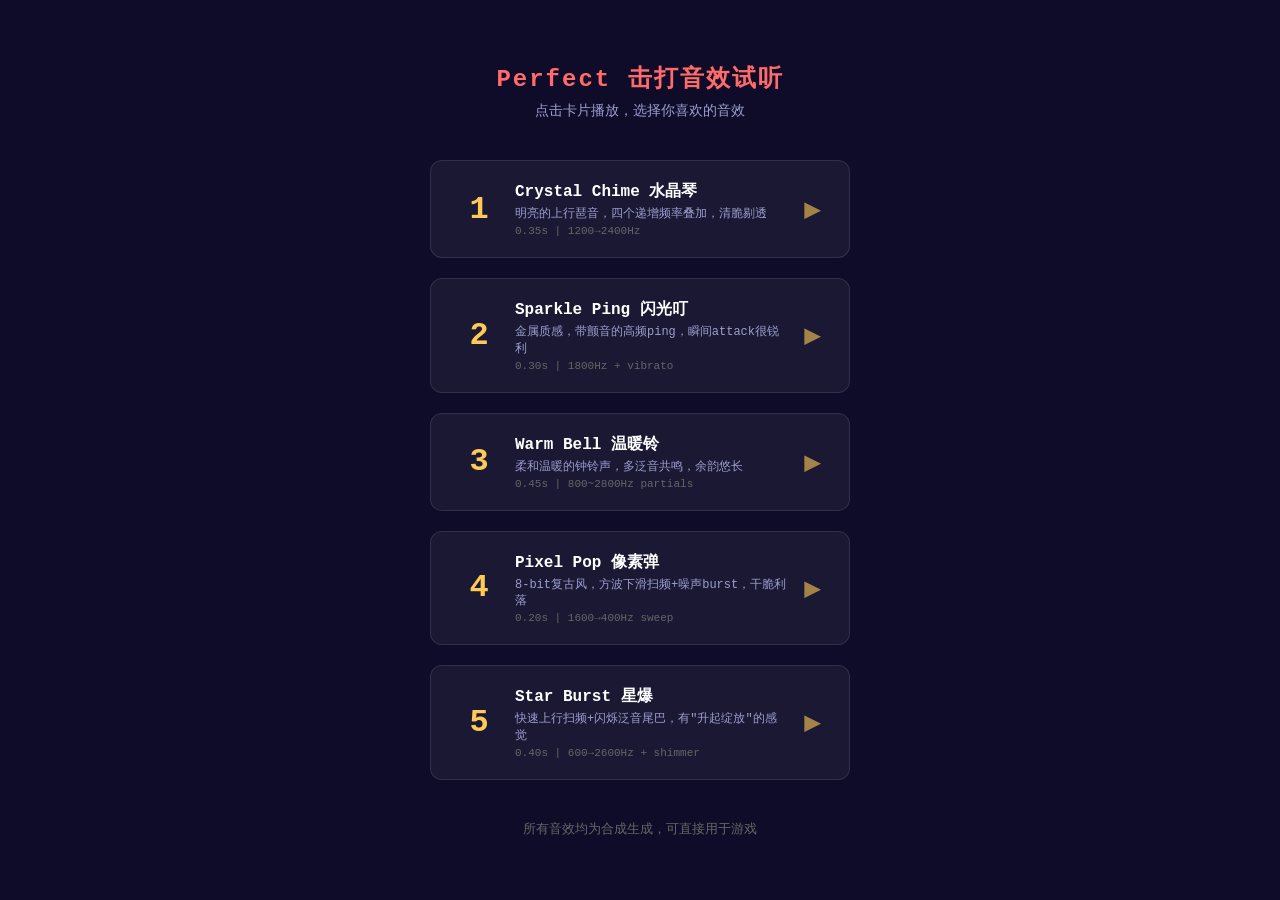
<file: docs/sfx_preview.html>
<!DOCTYPE html>
<html lang="zh">
<head>
<meta charset="UTF-8">
<meta name="viewport" content="width=device-width,initial-scale=1">
<title>Perfect 音效试听</title>
<style>
*{margin:0;padding:0;box-sizing:border-box}
body{background:#0f0c29;color:#e0c3fc;font-family:'Courier New',monospace;display:flex;flex-direction:column;align-items:center;justify-content:center;min-height:100vh;padding:20px}
h1{font-size:24px;color:#ff6b6b;margin-bottom:8px;letter-spacing:2px}
p.sub{font-size:14px;color:#9b9ecf;margin-bottom:30px}
.card{background:rgba(255,255,255,0.05);border:1px solid rgba(255,255,255,0.1);border-radius:12px;padding:20px 28px;margin:10px;width:min(420px,90vw);display:flex;align-items:center;gap:16px;cursor:pointer;transition:all .2s}
.card:hover{background:rgba(254,202,87,0.1);border-color:#feca57;transform:scale(1.02)}
.card:active{transform:scale(0.98)}
.num{font-size:32px;font-weight:bold;color:#feca57;min-width:40px;text-align:center}
.info{flex:1}
.info .name{font-size:16px;font-weight:bold;color:#fff;margin-bottom:4px}
.info .desc{font-size:12px;color:#9b9ecf;line-height:1.4}
.info .dur{font-size:11px;color:#666;margin-top:2px}
.play-icon{font-size:28px;color:#feca57;opacity:0.6;transition:opacity .2s}
.card:hover .play-icon{opacity:1}
.hint{margin-top:30px;font-size:13px;color:#666;text-align:center}
</style>
</head>
<body>
<h1>Perfect 击打音效试听</h1>
<p class="sub">点击卡片播放，选择你喜欢的音效</p>

<div class="card" onclick="play('perfect_sfx_1_crystal.wav')">
  <div class="num">1</div>
  <div class="info">
    <div class="name">Crystal Chime 水晶琴</div>
    <div class="desc">明亮的上行琶音，四个递增频率叠加，清脆剔透</div>
    <div class="dur">0.35s | 1200→2400Hz</div>
  </div>
  <div class="play-icon">▶</div>
</div>

<div class="card" onclick="play('perfect_sfx_2_sparkle.wav')">
  <div class="num">2</div>
  <div class="info">
    <div class="name">Sparkle Ping 闪光叮</div>
    <div class="desc">金属质感，带颤音的高频ping，瞬间attack很锐利</div>
    <div class="dur">0.30s | 1800Hz + vibrato</div>
  </div>
  <div class="play-icon">▶</div>
</div>

<div class="card" onclick="play('perfect_sfx_3_bell.wav')">
  <div class="num">3</div>
  <div class="info">
    <div class="name">Warm Bell 温暖铃</div>
    <div class="desc">柔和温暖的钟铃声，多泛音共鸣，余韵悠长</div>
    <div class="dur">0.45s | 800~2800Hz partials</div>
  </div>
  <div class="play-icon">▶</div>
</div>

<div class="card" onclick="play('perfect_sfx_4_pixel.wav')">
  <div class="num">4</div>
  <div class="info">
    <div class="name">Pixel Pop 像素弹</div>
    <div class="desc">8-bit复古风，方波下滑扫频+噪声burst，干脆利落</div>
    <div class="dur">0.20s | 1600→400Hz sweep</div>
  </div>
  <div class="play-icon">▶</div>
</div>

<div class="card" onclick="play('perfect_sfx_5_starburst.wav')">
  <div class="num">5</div>
  <div class="info">
    <div class="name">Star Burst 星爆</div>
    <div class="desc">快速上行扫频+闪烁泛音尾巴，有"升起绽放"的感觉</div>
    <div class="dur">0.40s | 600→2600Hz + shimmer</div>
  </div>
  <div class="play-icon">▶</div>
</div>

<p class="hint">所有音效均为合成生成，可直接用于游戏</p>

<script>
let actx;
const cache = {};
async function play(file) {
  if (!actx) actx = new AudioContext();
  if (!cache[file]) {
    const resp = await fetch(file);
    const buf = await resp.arrayBuffer();
    cache[file] = await actx.decodeAudioData(buf);
  }
  const src = actx.createBufferSource();
  src.buffer = cache[file];
  src.connect(actx.destination);
  src.start();
}
</script>
</body>
</html>
</file>
